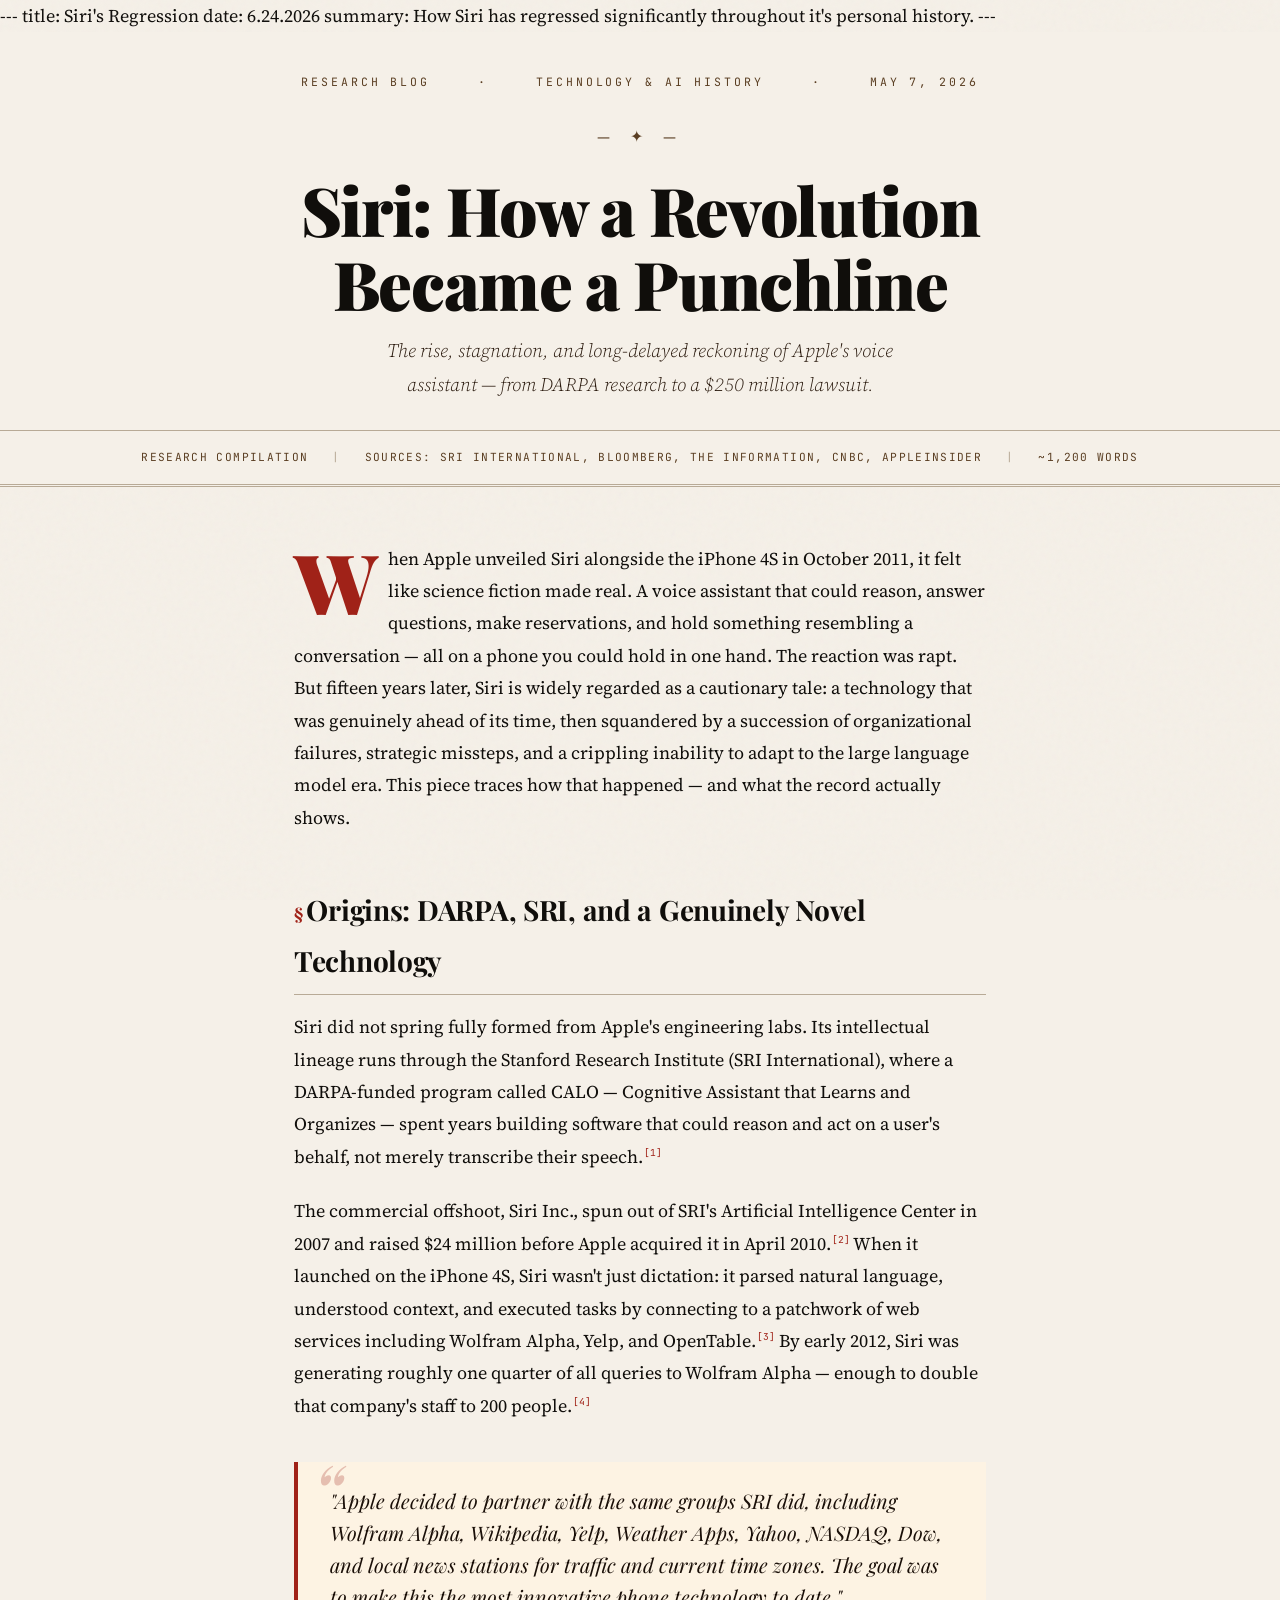
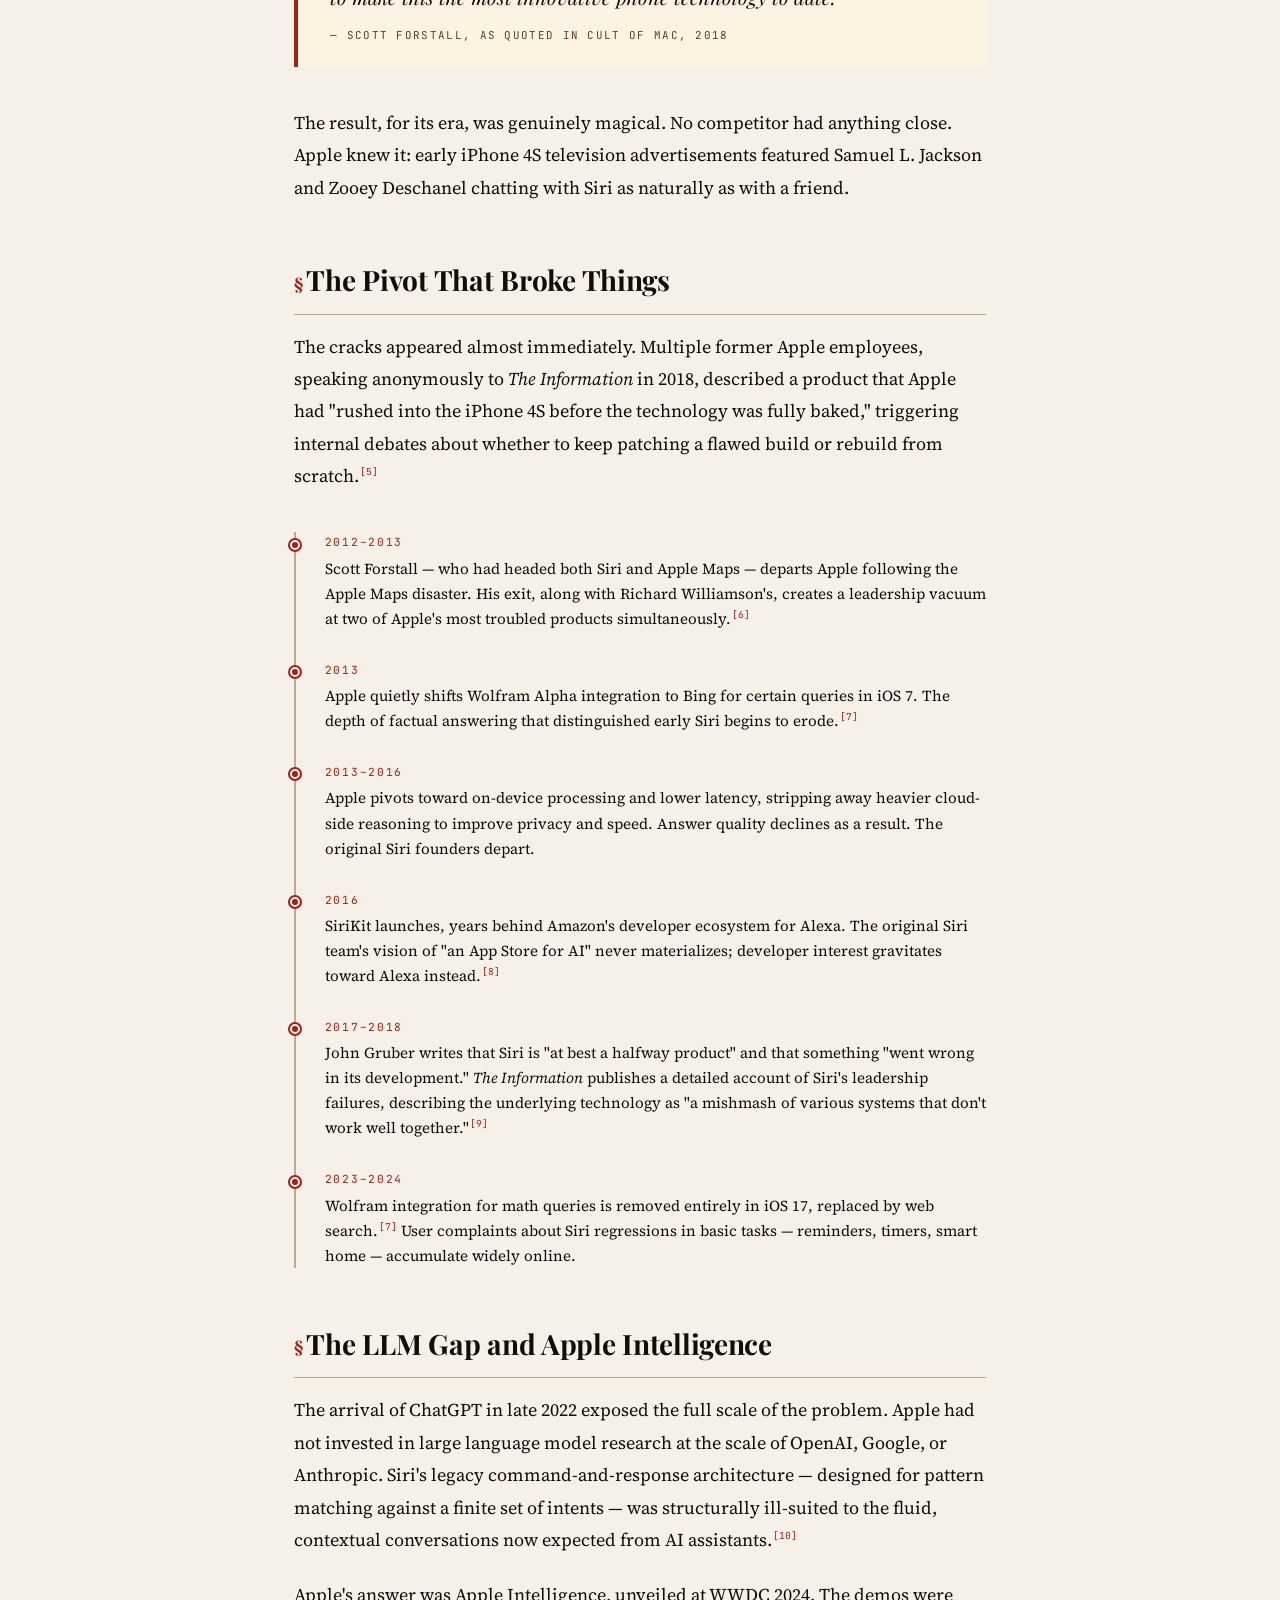
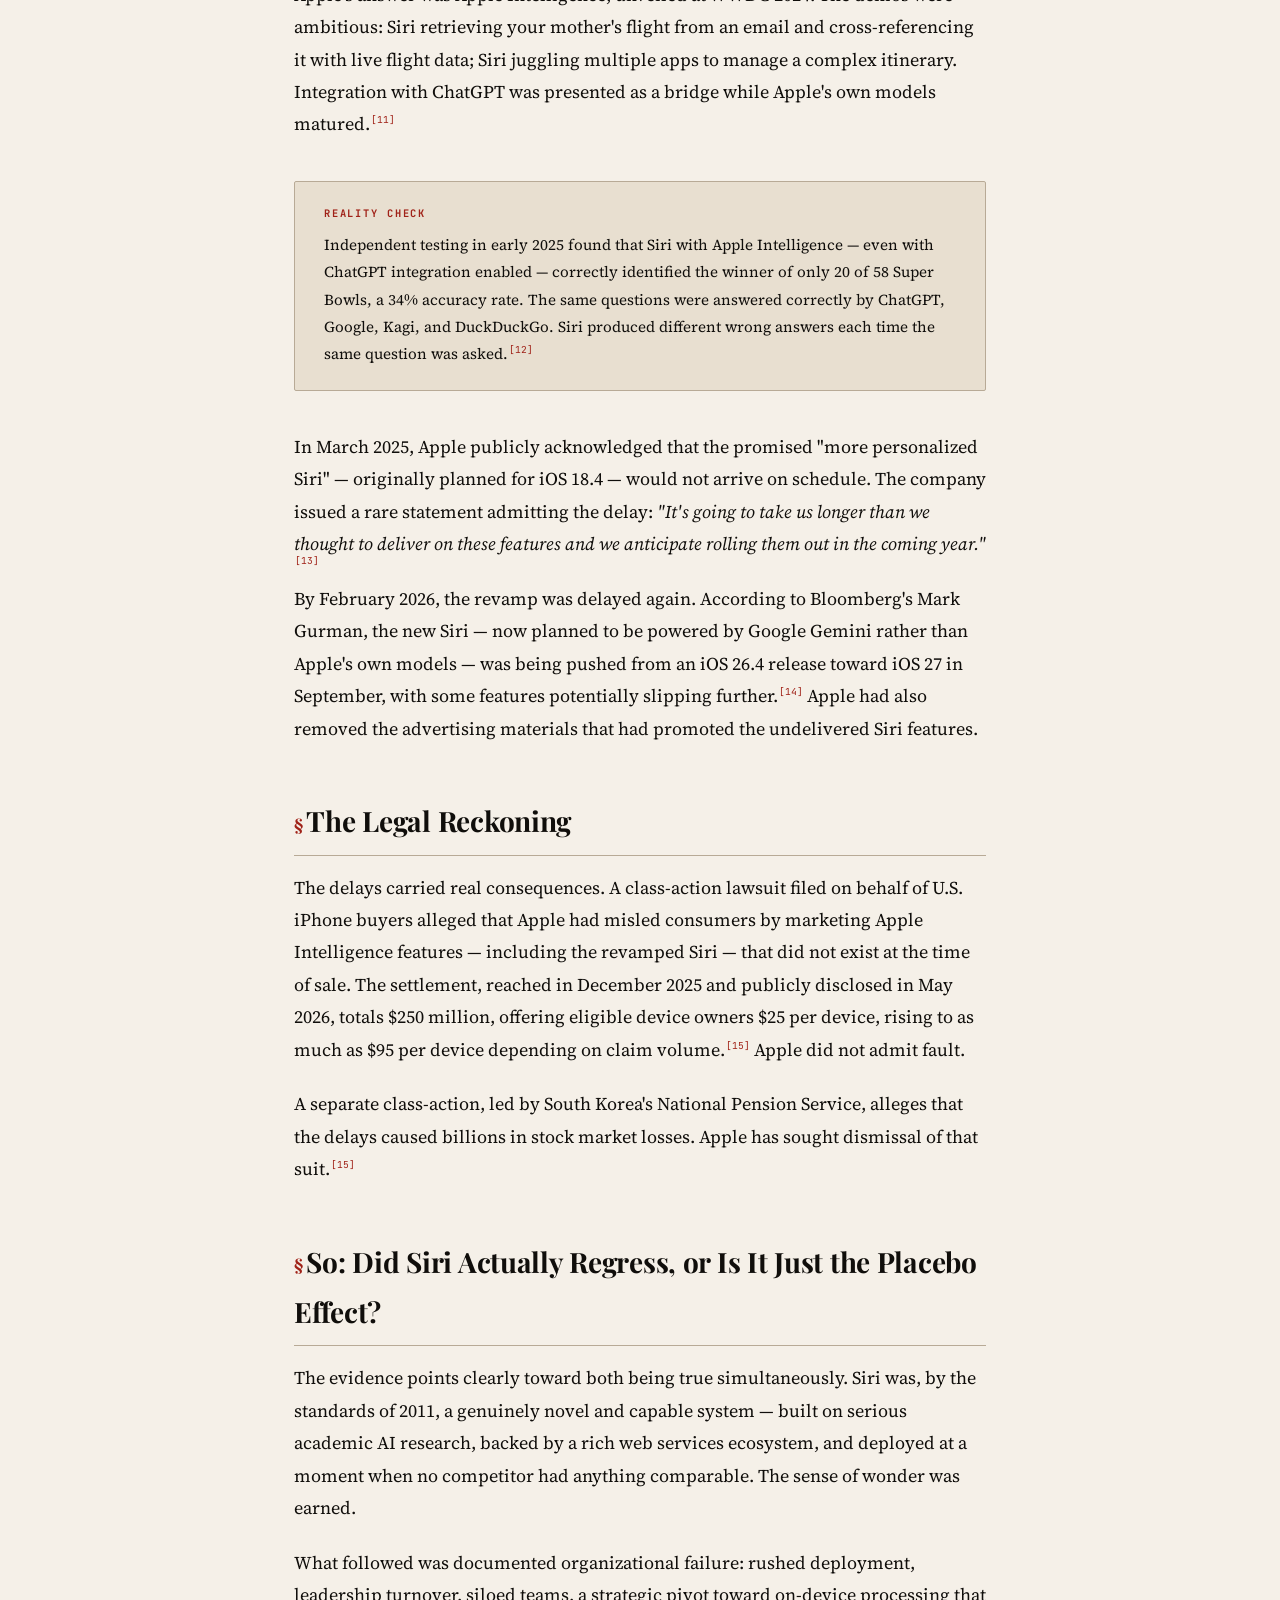
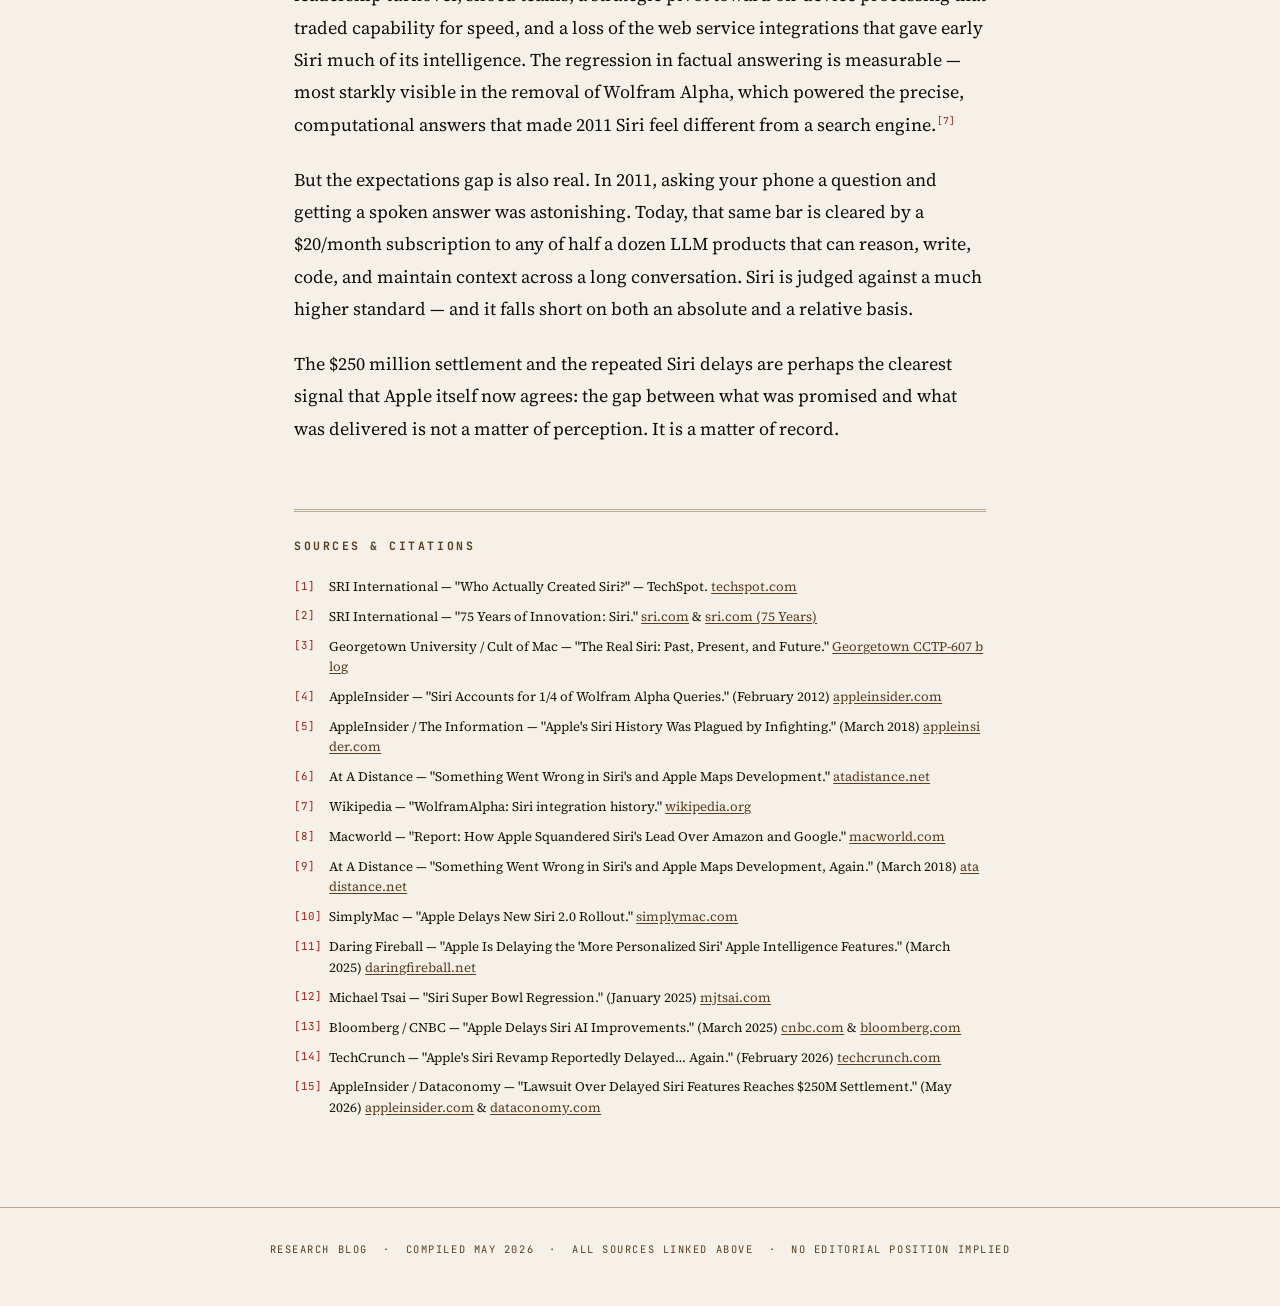
<file: site/posts/siri-regression.html>
---
title: Siri's Regression
date: 6.24.2026
summary: How Siri has regressed significantly throughout it's personal history.
---

<!DOCTYPE html>
<html lang="en">
<head>
  <meta charset="UTF-8" />
  <meta name="viewport" content="width=device-width, initial-scale=1.0"/>
  <title>Siri: How a Revolution Became a Punchline — Research Blog</title>
  <link href="https://fonts.googleapis.com/css2?family=Playfair+Display:ital,wght@0,400;0,700;0,900;1,400;1,700&family=Source+Serif+4:ital,opsz,wght@0,8..60,300;0,8..60,400;0,8..60,600;1,8..60,300;1,8..60,400&family=JetBrains+Mono:wght@400;500&display=swap" rel="stylesheet"/>
  <style>
    *, *::before, *::after { box-sizing: border-box; margin: 0; padding: 0; }

    :root {
      --ink:       #100e0b;
      --paper:     #f5f0e8;
      --warm-mid:  #5a3e22;
      --accent:    #a02218;
      --soft:      #e8dfd0;
      --rule:      #b8aa96;
      --highlight: #fdf3e3;
      --mono:      'JetBrains Mono', monospace;
    }

    html { scroll-behavior: smooth; }

    body {
      background: var(--paper);
      color: var(--ink);
      font-family: 'Source Serif 4', Georgia, serif;
      font-size: 18px;
      line-height: 1.8;
      min-height: 100vh;
    }

    /* Subtle grain overlay */
    body::before {
      content: '';
      position: fixed;
      inset: 0;
      background-image: url("data:image/svg+xml,%3Csvg viewBox='0 0 200 200' xmlns='http://www.w3.org/2000/svg'%3E%3Cfilter id='n'%3E%3CfeTurbulence type='fractalNoise' baseFrequency='0.85' numOctaves='4' stitchTiles='stitch'/%3E%3C/filter%3E%3Crect width='100%25' height='100%25' filter='url(%23n)' opacity='0.03'/%3E%3C/svg%3E");
      pointer-events: none;
      z-index: 0;
    }

    /* ── Header ── */
    header {
      border-bottom: 3px double var(--rule);
      padding: 2.5rem 0 0;
      text-align: center;
      background: var(--paper);
      position: relative;
    }

    .masthead {
      font-family: var(--mono);
      font-size: 0.72rem;
      letter-spacing: 0.25em;
      text-transform: uppercase;
      color: var(--warm-mid);
      margin-bottom: 1.8rem;
    }

    .masthead span {
      display: inline-block;
      margin: 0 1.2rem;
    }

    .divider-ornament {
      color: var(--warm-mid);
      font-size: 1rem;
      letter-spacing: 0.5rem;
      margin: 0.4rem 0 1.4rem;
      display: block;
    }

    h1.headline {
      font-family: 'Playfair Display', serif;
      font-size: clamp(2.4rem, 6vw, 4.2rem);
      font-weight: 900;
      line-height: 1.1;
      max-width: 820px;
      margin: 0 auto 0.8rem;
      padding: 0 1.5rem;
      letter-spacing: -0.02em;
    }

    .deck {
      font-family: 'Source Serif 4', serif;
      font-style: italic;
      font-size: 1.18rem;
      color: #2a1a0e;
      max-width: 620px;
      margin: 0 auto 1.8rem;
      padding: 0 1.5rem;
      font-weight: 300;
    }

    .byline-bar {
      display: flex;
      align-items: center;
      justify-content: center;
      gap: 1.5rem;
      padding: 1rem 1.5rem;
      border-top: 1px solid var(--rule);
      font-family: var(--mono);
      font-size: 0.7rem;
      letter-spacing: 0.12em;
      text-transform: uppercase;
      color: var(--warm-mid);
      flex-wrap: wrap;
    }

    .byline-bar .sep { color: var(--rule); }

    /* ── Layout ── */
    .container {
      max-width: 740px;
      margin: 0 auto;
      padding: 3.5rem 1.5rem 5rem;
      position: relative;
      z-index: 1;
    }

    /* ── Drop cap ── */
    .dropcap::first-letter {
      font-family: 'Playfair Display', serif;
      font-size: 5.2rem;
      font-weight: 900;
      float: left;
      line-height: 0.78;
      margin-right: 0.12em;
      margin-top: 0.08em;
      color: var(--accent);
    }

    /* ── Section headings ── */
    h2 {
      font-family: 'Playfair Display', serif;
      font-size: 1.75rem;
      font-weight: 700;
      margin: 3.2rem 0 1rem;
      padding-bottom: 0.5rem;
      border-bottom: 1px solid var(--rule);
      letter-spacing: -0.01em;
    }

    h2::before {
      content: '§ ';
      color: var(--accent);
      font-size: 1rem;
      vertical-align: middle;
    }

    /* ── Body text ── */
    p { margin-bottom: 1.4rem; }

    /* ── Pull quote ── */
    blockquote {
      border-left: 4px solid var(--accent);
      margin: 2.5rem 0;
      padding: 1.4rem 2rem;
      background: var(--highlight);
      font-family: 'Playfair Display', serif;
      font-style: italic;
      font-size: 1.25rem;
      line-height: 1.6;
      color: #1a0f08;
      position: relative;
    }

    blockquote::before {
      content: '\201C';
      font-size: 5rem;
      line-height: 0;
      color: var(--accent);
      opacity: 0.25;
      position: absolute;
      top: 1.8rem;
      left: 0.8rem;
    }

    blockquote cite {
      display: block;
      margin-top: 0.9rem;
      font-family: var(--mono);
      font-size: 0.68rem;
      letter-spacing: 0.12em;
      text-transform: uppercase;
      font-style: normal;
      color: var(--warm-mid);
    }

    /* ── Timeline ── */
    .timeline {
      margin: 2.5rem 0 2rem;
      border-left: 2px solid var(--rule);
      padding-left: 1.8rem;
    }

    .timeline-item {
      position: relative;
      margin-bottom: 1.8rem;
    }

    .timeline-item::before {
      content: '';
      position: absolute;
      left: -2.18rem;
      top: 0.45rem;
      width: 10px;
      height: 10px;
      border-radius: 50%;
      background: var(--accent);
      border: 2px solid var(--paper);
      box-shadow: 0 0 0 2px var(--accent);
    }

    .timeline-year {
      font-family: var(--mono);
      font-size: 0.7rem;
      letter-spacing: 0.15em;
      text-transform: uppercase;
      color: var(--accent);
      margin-bottom: 0.2rem;
    }

    .timeline-item p {
      font-size: 0.95rem;
      margin: 0;
      line-height: 1.65;
    }

    /* ── Footnotes / Citations ── */
    .citations {
      margin-top: 4rem;
      padding-top: 1.5rem;
      border-top: 3px double var(--rule);
    }

    .citations h3 {
      font-family: var(--mono);
      font-size: 0.72rem;
      letter-spacing: 0.22em;
      text-transform: uppercase;
      color: var(--warm-mid);
      margin-bottom: 1.2rem;
    }

    .citation-list {
      list-style: none;
      counter-reset: cite;
    }

    .citation-list li {
      counter-increment: cite;
      font-size: 0.82rem;
      line-height: 1.55;
      margin-bottom: 0.6rem;
      padding-left: 2.2rem;
      position: relative;
      color: #1e150d;
    }

    .citation-list li::before {
      content: '[' counter(cite) ']';
      position: absolute;
      left: 0;
      font-family: var(--mono);
      font-size: 0.68rem;
      color: var(--accent);
      top: 0.1rem;
    }

    .citation-list a {
      color: var(--warm-mid);
      text-decoration: underline;
      text-underline-offset: 2px;
      word-break: break-all;
    }

    .citation-list a:hover { color: var(--accent); }

    /* ── Inline citation superscripts ── */
    sup.ref {
      font-family: var(--mono);
      font-size: 0.6rem;
      color: var(--accent);
      margin-left: 1px;
      vertical-align: super;
      line-height: 0;
    }

    /* ── Highlight box ── */
    .callout {
      background: var(--soft);
      border: 1px solid var(--rule);
      border-radius: 2px;
      padding: 1.4rem 1.8rem;
      margin: 2.5rem 0;
      font-size: 0.95rem;
    }

    .callout strong {
      font-family: var(--mono);
      font-size: 0.65rem;
      letter-spacing: 0.18em;
      text-transform: uppercase;
      color: var(--accent);
      display: block;
      margin-bottom: 0.5rem;
    }

    /* ── Footer ── */
    footer {
      text-align: center;
      padding: 2rem 1.5rem 3rem;
      border-top: 1px solid var(--rule);
      font-family: var(--mono);
      font-size: 0.65rem;
      letter-spacing: 0.15em;
      text-transform: uppercase;
      color: var(--warm-mid);
    }

    /* ── Animations ── */
    @keyframes fadeUp {
      from { opacity: 0; transform: translateY(18px); }
      to   { opacity: 1; transform: translateY(0);    }
    }

    header, .container { animation: fadeUp 0.7s ease both; }
    .container { animation-delay: 0.15s; }

    /* ── Responsive ── */
    @media (max-width: 600px) {
      .dropcap::first-letter { font-size: 3.8rem; }
      blockquote { padding: 1rem 1.2rem; font-size: 1.08rem; }
      h2 { font-size: 1.4rem; }
    }
  </style>
</head>
<body>

<header>
  <div class="masthead">
    <span>Research Blog</span>
    <span class="sep">·</span>
    <span>Technology &amp; AI History</span>
    <span class="sep">·</span>
    <span>May 7, 2026</span>
  </div>
  <span class="divider-ornament">— ✦ —</span>
  <h1 class="headline">Siri: How a Revolution Became a Punchline</h1>
  <p class="deck">The rise, stagnation, and long-delayed reckoning of Apple's voice assistant — from DARPA research to a $250 million lawsuit.</p>
  <div class="byline-bar">
    <span>Research Compilation</span>
    <span class="sep">|</span>
    <span>Sources: SRI International, Bloomberg, The Information, CNBC, AppleInsider</span>
    <span class="sep">|</span>
    <span>~1,200 words</span>
  </div>
</header>

<div class="container">

  <p class="dropcap">When Apple unveiled Siri alongside the iPhone 4S in October 2011, it felt like science fiction made real. A voice assistant that could reason, answer questions, make reservations, and hold something resembling a conversation — all on a phone you could hold in one hand. The reaction was rapt. But fifteen years later, Siri is widely regarded as a cautionary tale: a technology that was genuinely ahead of its time, then squandered by a succession of organizational failures, strategic missteps, and a crippling inability to adapt to the large language model era. This piece traces how that happened — and what the record actually shows.</p>

  <h2>Origins: DARPA, SRI, and a Genuinely Novel Technology</h2>

  <p>Siri did not spring fully formed from Apple's engineering labs. Its intellectual lineage runs through the Stanford Research Institute (SRI International), where a DARPA-funded program called CALO — Cognitive Assistant that Learns and Organizes — spent years building software that could reason and act on a user's behalf, not merely transcribe their speech.<sup class="ref">[1]</sup></p>

  <p>The commercial offshoot, Siri Inc., spun out of SRI's Artificial Intelligence Center in 2007 and raised $24 million before Apple acquired it in April 2010.<sup class="ref">[2]</sup> When it launched on the iPhone 4S, Siri wasn't just dictation: it parsed natural language, understood context, and executed tasks by connecting to a patchwork of web services including Wolfram Alpha, Yelp, and OpenTable.<sup class="ref">[3]</sup> By early 2012, Siri was generating roughly one quarter of all queries to Wolfram Alpha — enough to double that company's staff to 200 people.<sup class="ref">[4]</sup></p>

  <blockquote>
    "Apple decided to partner with the same groups SRI did, including Wolfram Alpha, Wikipedia, Yelp, Weather Apps, Yahoo, NASDAQ, Dow, and local news stations for traffic and current time zones. The goal was to make this the most innovative phone technology to date."
    <cite>— Scott Forstall, as quoted in Cult of Mac, 2018</cite>
  </blockquote>

  <p>The result, for its era, was genuinely magical. No competitor had anything close. Apple knew it: early iPhone 4S television advertisements featured Samuel L. Jackson and Zooey Deschanel chatting with Siri as naturally as with a friend.</p>

  <h2>The Pivot That Broke Things</h2>

  <p>The cracks appeared almost immediately. Multiple former Apple employees, speaking anonymously to <em>The Information</em> in 2018, described a product that Apple had "rushed into the iPhone 4S before the technology was fully baked," triggering internal debates about whether to keep patching a flawed build or rebuild from scratch.<sup class="ref">[5]</sup></p>

  <div class="timeline">
    <div class="timeline-item">
      <div class="timeline-year">2012–2013</div>
      <p>Scott Forstall — who had headed both Siri and Apple Maps — departs Apple following the Apple Maps disaster. His exit, along with Richard Williamson's, creates a leadership vacuum at two of Apple's most troubled products simultaneously.<sup class="ref">[6]</sup></p>
    </div>
    <div class="timeline-item">
      <div class="timeline-year">2013</div>
      <p>Apple quietly shifts Wolfram Alpha integration to Bing for certain queries in iOS 7. The depth of factual answering that distinguished early Siri begins to erode.<sup class="ref">[7]</sup></p>
    </div>
    <div class="timeline-item">
      <div class="timeline-year">2013–2016</div>
      <p>Apple pivots toward on-device processing and lower latency, stripping away heavier cloud-side reasoning to improve privacy and speed. Answer quality declines as a result. The original Siri founders depart.</p>
    </div>
    <div class="timeline-item">
      <div class="timeline-year">2016</div>
      <p>SiriKit launches, years behind Amazon's developer ecosystem for Alexa. The original Siri team's vision of "an App Store for AI" never materializes; developer interest gravitates toward Alexa instead.<sup class="ref">[8]</sup></p>
    </div>
    <div class="timeline-item">
      <div class="timeline-year">2017–2018</div>
      <p>John Gruber writes that Siri is "at best a halfway product" and that something "went wrong in its development." <em>The Information</em> publishes a detailed account of Siri's leadership failures, describing the underlying technology as "a mishmash of various systems that don't work well together."<sup class="ref">[9]</sup></p>
    </div>
    <div class="timeline-item">
      <div class="timeline-year">2023–2024</div>
      <p>Wolfram integration for math queries is removed entirely in iOS 17, replaced by web search.<sup class="ref">[7]</sup> User complaints about Siri regressions in basic tasks — reminders, timers, smart home — accumulate widely online.</p>
    </div>
  </div>

  <h2>The LLM Gap and Apple Intelligence</h2>

  <p>The arrival of ChatGPT in late 2022 exposed the full scale of the problem. Apple had not invested in large language model research at the scale of OpenAI, Google, or Anthropic. Siri's legacy command-and-response architecture — designed for pattern matching against a finite set of intents — was structurally ill-suited to the fluid, contextual conversations now expected from AI assistants.<sup class="ref">[10]</sup></p>

  <p>Apple's answer was Apple Intelligence, unveiled at WWDC 2024. The demos were ambitious: Siri retrieving your mother's flight from an email and cross-referencing it with live flight data; Siri juggling multiple apps to manage a complex itinerary. Integration with ChatGPT was presented as a bridge while Apple's own models matured.<sup class="ref">[11]</sup></p>

  <div class="callout">
    <strong>Reality Check</strong>
    Independent testing in early 2025 found that Siri with Apple Intelligence — even with ChatGPT integration enabled — correctly identified the winner of only 20 of 58 Super Bowls, a 34% accuracy rate. The same questions were answered correctly by ChatGPT, Google, Kagi, and DuckDuckGo. Siri produced different wrong answers each time the same question was asked.<sup class="ref">[12]</sup>
  </div>

  <p>In March 2025, Apple publicly acknowledged that the promised "more personalized Siri" — originally planned for iOS 18.4 — would not arrive on schedule. The company issued a rare statement admitting the delay: <em>"It's going to take us longer than we thought to deliver on these features and we anticipate rolling them out in the coming year."</em><sup class="ref">[13]</sup></p>

  <p>By February 2026, the revamp was delayed again. According to Bloomberg's Mark Gurman, the new Siri — now planned to be powered by Google Gemini rather than Apple's own models — was being pushed from an iOS 26.4 release toward iOS 27 in September, with some features potentially slipping further.<sup class="ref">[14]</sup> Apple had also removed the advertising materials that had promoted the undelivered Siri features.</p>

  <h2>The Legal Reckoning</h2>

  <p>The delays carried real consequences. A class-action lawsuit filed on behalf of U.S. iPhone buyers alleged that Apple had misled consumers by marketing Apple Intelligence features — including the revamped Siri — that did not exist at the time of sale. The settlement, reached in December 2025 and publicly disclosed in May 2026, totals $250 million, offering eligible device owners $25 per device, rising to as much as $95 per device depending on claim volume.<sup class="ref">[15]</sup> Apple did not admit fault.</p>

  <p>A separate class-action, led by South Korea's National Pension Service, alleges that the delays caused billions in stock market losses. Apple has sought dismissal of that suit.<sup class="ref">[15]</sup></p>

  <h2>So: Did Siri Actually Regress, or Is It Just the Placebo Effect?</h2>

  <p>The evidence points clearly toward both being true simultaneously. Siri was, by the standards of 2011, a genuinely novel and capable system — built on serious academic AI research, backed by a rich web services ecosystem, and deployed at a moment when no competitor had anything comparable. The sense of wonder was earned.</p>

  <p>What followed was documented organizational failure: rushed deployment, leadership turnover, siloed teams, a strategic pivot toward on-device processing that traded capability for speed, and a loss of the web service integrations that gave early Siri much of its intelligence. The regression in factual answering is measurable — most starkly visible in the removal of Wolfram Alpha, which powered the precise, computational answers that made 2011 Siri feel different from a search engine.<sup class="ref">[7]</sup></p>

  <p>But the expectations gap is also real. In 2011, asking your phone a question and getting a spoken answer was astonishing. Today, that same bar is cleared by a $20/month subscription to any of half a dozen LLM products that can reason, write, code, and maintain context across a long conversation. Siri is judged against a much higher standard — and it falls short on both an absolute and a relative basis.</p>

  <p>The $250 million settlement and the repeated Siri delays are perhaps the clearest signal that Apple itself now agrees: the gap between what was promised and what was delivered is not a matter of perception. It is a matter of record.</p>

  <!-- ── Citations ── -->
  <div class="citations">
    <h3>Sources &amp; Citations</h3>
    <ol class="citation-list">
      <li>SRI International — "Who Actually Created Siri?" — TechSpot. <a href="https://www.techspot.com/trivia/15-who-created-siri/" target="_blank">techspot.com</a></li>
      <li>SRI International — "75 Years of Innovation: Siri." <a href="https://www.sri.com/hoi/siri/" target="_blank">sri.com</a> &amp; <a href="https://www.sri.com/75-years-of-innovation/75-years-of-innovation-siri/" target="_blank">sri.com (75 Years)</a></li>
      <li>Georgetown University / Cult of Mac — "The Real Siri: Past, Present, and Future." <a href="https://blogs.commons.georgetown.edu/cctp-607-spring2019/2019/05/05/the-real-siri-past-present-and-future/" target="_blank">Georgetown CCTP-607 blog</a></li>
      <li>AppleInsider — "Siri Accounts for 1/4 of Wolfram Alpha Queries." (February 2012) <a href="https://appleinsider.com/articles/12/02/07/siri_accounts_for_14_of_wolfram_alpha_queries_as_search_engine_goes_pro" target="_blank">appleinsider.com</a></li>
      <li>AppleInsider / The Information — "Apple's Siri History Was Plagued by Infighting." (March 2018) <a href="https://appleinsider.com/articles/18/03/14/apples-siri-history-was-plagued-by-infighting-mistakes-and-developer-alienation-report-says" target="_blank">appleinsider.com</a></li>
      <li>At A Distance — "Something Went Wrong in Siri's and Apple Maps Development." <a href="https://atadistance.net/2017/09/08/something-went-wrong-in-siris-and-apple-maps-development" target="_blank">atadistance.net</a></li>
      <li>Wikipedia — "WolframAlpha: Siri integration history." <a href="https://en.wikipedia.org/wiki/WolframAlpha" target="_blank">wikipedia.org</a></li>
      <li>Macworld — "Report: How Apple Squandered Siri's Lead Over Amazon and Google." <a href="https://www.macworld.com/article/3262789/techology-business/report-how-apple-squandered-siris-lead-over-amazon-and-google.html" target="_blank">macworld.com</a></li>
      <li>At A Distance — "Something Went Wrong in Siri's and Apple Maps Development, Again." (March 2018) <a href="https://atadistance.net/2018/03/18/something-went-wrong-in-siris-and-apple-maps-development-again" target="_blank">atadistance.net</a></li>
      <li>SimplyMac — "Apple Delays New Siri 2.0 Rollout." <a href="https://www.simplymac.com/ios/apple-delays-upcoming-siri-upgrade" target="_blank">simplymac.com</a></li>
      <li>Daring Fireball — "Apple Is Delaying the 'More Personalized Siri' Apple Intelligence Features." (March 2025) <a href="https://daringfireball.net/2025/03/apple_is_delaying_the_more_personalized_siri_apple_intelligence_features" target="_blank">daringfireball.net</a></li>
      <li>Michael Tsai — "Siri Super Bowl Regression." (January 2025) <a href="https://mjtsai.com/blog/2025/01/28/siri-super-bowl-regression/" target="_blank">mjtsai.com</a></li>
      <li>Bloomberg / CNBC — "Apple Delays Siri AI Improvements." (March 2025) <a href="https://www.cnbc.com/2025/03/07/apple-delays-siri-ai-improvements-to-2026.html" target="_blank">cnbc.com</a> &amp; <a href="https://www.bloomberg.com/news/articles/2025-03-07/apple-confirms-delay-of-ai-infused-personalized-siri-assistant" target="_blank">bloomberg.com</a></li>
      <li>TechCrunch — "Apple's Siri Revamp Reportedly Delayed… Again." (February 2026) <a href="https://techcrunch.com/2026/02/11/apples-siri-revamp-reportedly-delayed-again/" target="_blank">techcrunch.com</a></li>
      <li>AppleInsider / Dataconomy — "Lawsuit Over Delayed Siri Features Reaches $250M Settlement." (May 2026) <a href="https://appleinsider.com/articles/26/05/05/lawsuit-over-delayed-siri-features-reaches-massive-250m-settlement" target="_blank">appleinsider.com</a> &amp; <a href="https://dataconomy.com/2026/05/06/apple-to-pay-250-million-over-delayed-ai-siri-rollout/" target="_blank">dataconomy.com</a></li>
    </ol>
  </div>

</div>

<footer>
  Research Blog &nbsp;·&nbsp; Compiled May 2026 &nbsp;·&nbsp; All sources linked above &nbsp;·&nbsp; No editorial position implied
</footer>

</body>
</html>
</file>
